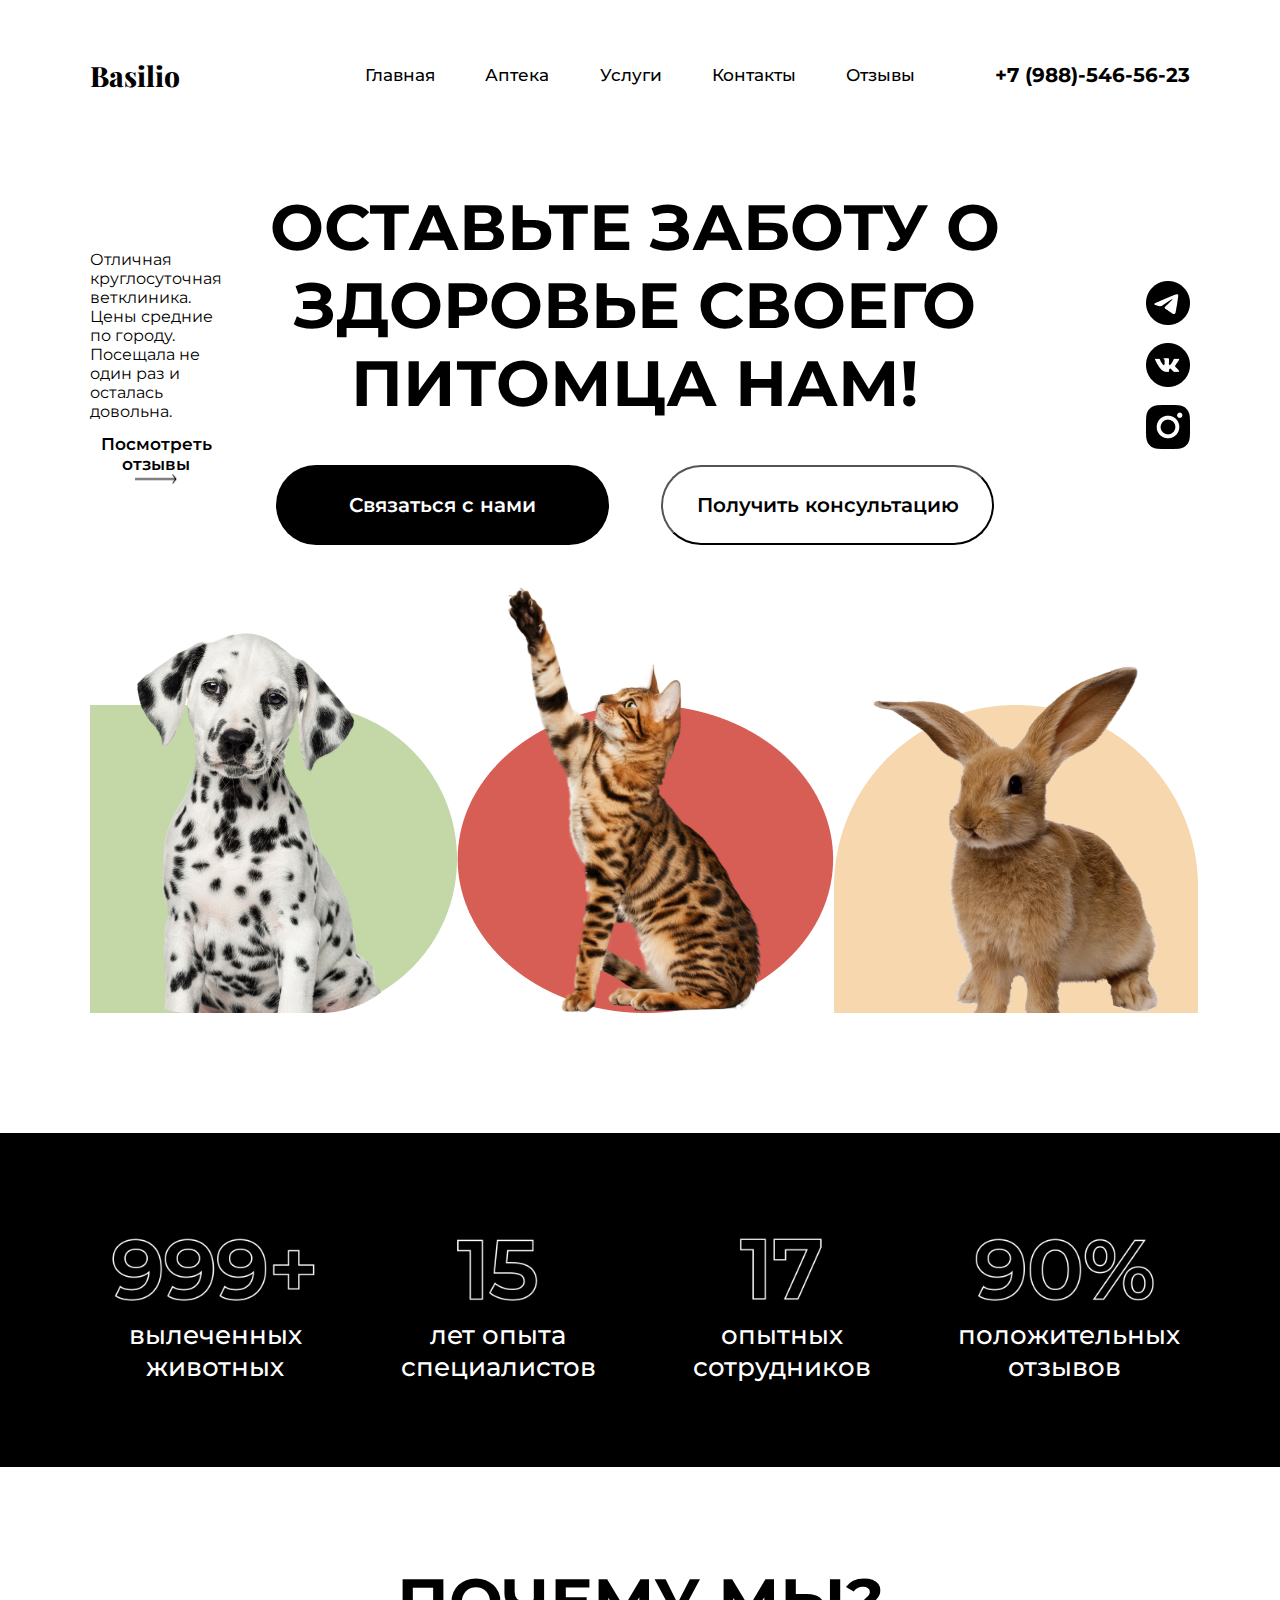
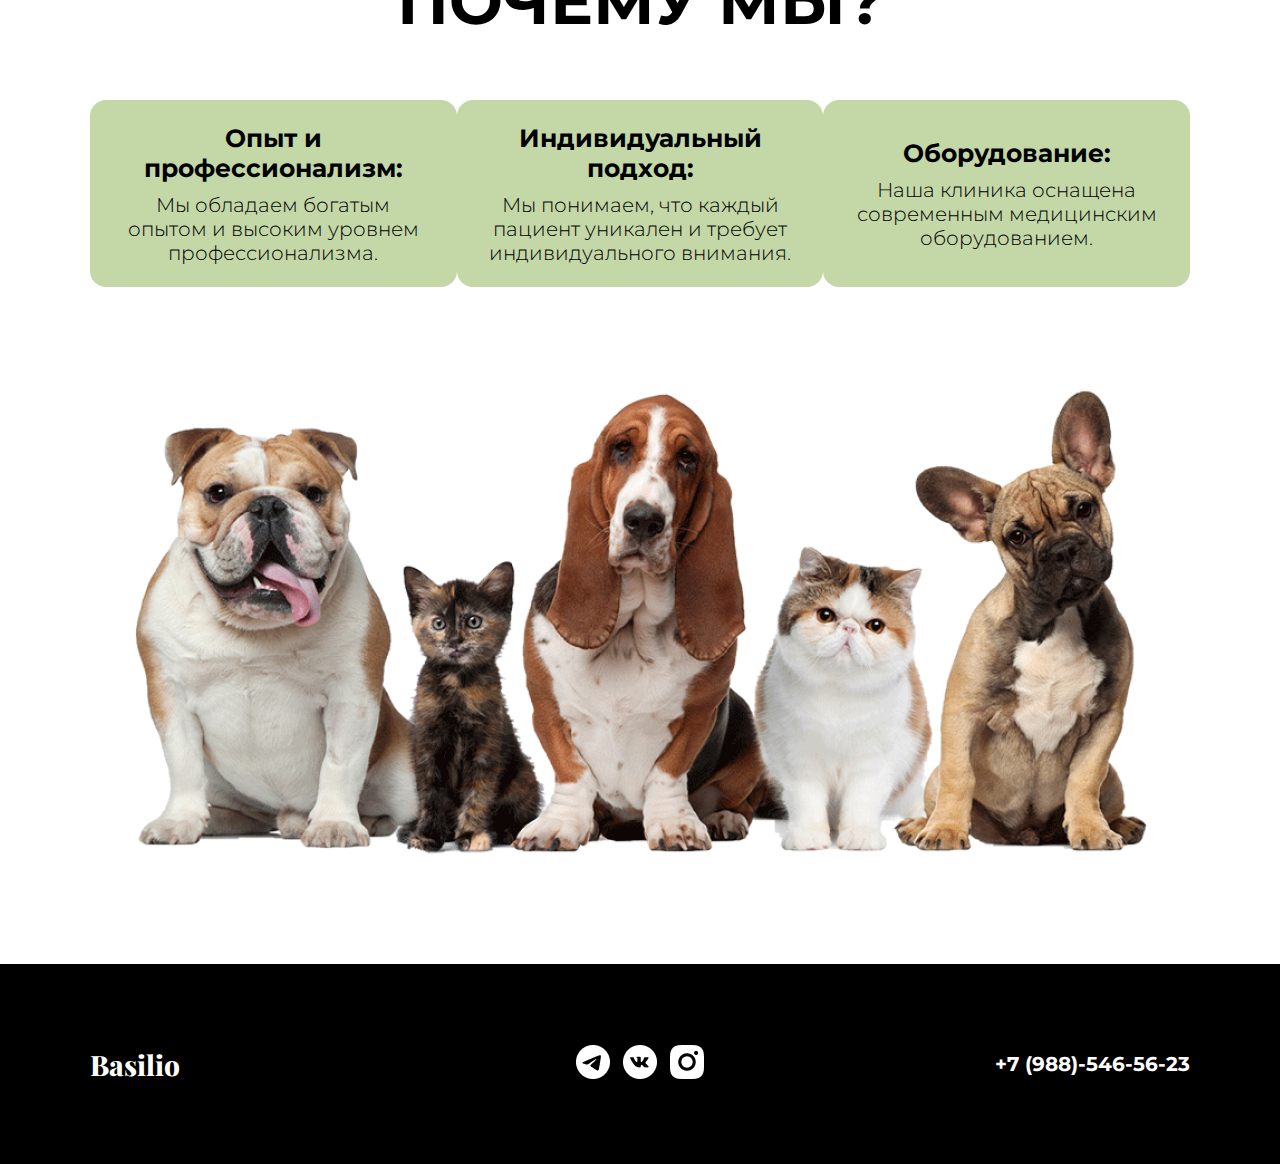
<file: pages/main/main.html>
<html>

<head>
    <meta http-equiv="Content-Type" content="text/html; charset=utf-8">
    <title>Basilio</title>

    <link rel="stylesheet" href="../../fonts/fonts.css">
    <link rel="stylesheet" href="./main.css">
    <link rel="icon" type="image/x-icon" href="../../resourses/favicon.png">
</head>

<body>

    <div class="layout">
        <header class="header">
            <div class="brand">
                <p>
                    Basilio
                </p>
            </div>
            <ul class="menu">
                <li>
                    <a href="./main.html">
                        Главная
                    </a>
                </li>
                <li>
                    <a href="../pharmacy/pharmacy.html">
                        Аптека
                    </a>
                </li>
                <li>
                    <a href="../services/services.html">
                        Услуги
                    </a>
                </li>
                <li>
                    <a href="../contacts/contacts.html">
                        Контакты
                    </a>
                </li>
                <li>
                    <a href="../reviews/reviews.html">
                        Отзывы
                    </a>
                </li>
            </ul>
            <div class="phone">
                <p>
                    +7 (988)-546-56-23
                </p>
            </div>
        </header>

        <div class="content">
            <div class="main-section">

                <div class="first-block">
                    <div class="review">
                        <div class="description">
                            Отличная круглосуточная ветклиника. Цены средние по городу. Посещала не один раз и осталась
                            довольна.
                        </div>
                        <button class="review-btn">
                            <p>
                                Посмотреть отзывы
                            </p>
                            <div class="arrow">
                                <img src="../../resourses/arrow.png" alt="arrow">
                            </div>
                        </button>
                    </div>

                    <div class="offer-container">
                        <div class="title">
                            ОСТАВЬТЕ ЗАБОТУ О ЗДОРОВЬЕ СВОЕГО ПИТОМЦА НАМ!
                        </div>
                        <div class="buttons">
                            <button class="callback-btn">
                                Связаться с нами
                            </button>
                            <button class="get-consult-btn">
                                Получить консультацию
                            </button>
                        </div>
                    </div>

                    <div class="socialmedia">
                        <ul>
                            <li> <img src="../../resourses/tg-black.png" alt="telegram"></li>
                            <li> <img src="../../resourses/vk-black.png" alt="vkontakte"></li>
                            <li> <img src="../../resourses/inst-black.png" alt="instagram"></li>
                        </ul>
                    </div>
                </div>

                <div class="images-block">
                    <ul>
                        <li><img src="../../resourses/dog.png" alt="dog"></li>
                        <li><img src="../../resourses/cat.png" alt="cat"></li>
                        <li><img src="../../resourses/rabbit.png" alt=""></li>
                    </ul>
                </div>
            </div>

            <div class="second-section">
                <div class="small-container">
                    <div class="cured-animals item">
                        <div class="number">
                            <img src="../../resourses/999.png" alt="">
                        </div>
                        <p class="description">
                            вылеченных животных
                        </p>
                    </div>

                    <div class="years-of-experience item">
                        <div class="number">
                            <img src="../../resourses/15.png" alt="">
                        </div>
                        <p class="description">
                            лет опыта специалистов
                        </p>
                    </div>

                    <div class="employees item">
                        <div class="number">
                            <img src="../../resourses/17.png" alt="17">
                        </div>
                        <p class="description">
                            опытных сотрудников
                        </p>
                    </div>

                    <div class="positive-feedback item">
                        <div class="number">
                            <img src="../../resourses/90.png" alt="">
                        </div>
                        <p class="description">
                            положительных отзывов
                        </p>
                    </div>
                </div>

            </div>

            <div class="third-section">
                <div class="title">
                    <p>
                        ПОЧЕМУ МЫ?
                    </p>
                </div>

                <div class="advantages">
                    <div class="experience-and-professionalism item">
                        <div class="subtitle">
                            Опыт и профессионализм:
                        </div>

                        <div class="description ">
                            Мы обладаем богатым опытом и высоким уровнем профессионализма.
                        </div>
                    </div>

                    <div class="individual-approach item">
                        <div class="subtitle">
                            Индивидуальный подход:
                        </div>

                        <div class="description">
                            Мы понимаем, что каждый пациент уникален и требует индивидуального внимания.
                        </div>
                    </div>

                    <div class="equipment item">
                        <div class="subtitle">
                            Оборудование:
                        </div>

                        <div class="description">
                            Наша клиника оснащена современным медицинским оборудованием.
                        </div>
                    </div>
                </div>

                <div class="animals-photo">
                    <img src="../../resourses/animals.png" alt="animals">
                </div>
            </div>
        </div>

        <footer class="footer">
            <div class="brand">
                <p>
                    Basilio
                </p>
            </div>
            <ul class="socialmedia">
                <li><img src="../../resourses/telegram.png" alt="telegram"></li>
                <li><img src="../../resourses/vkontakte.png" alt="vkontakte"></li>
                <li><img src="../../resourses/instagram.png" alt="instagram"></li>
            </ul>

            <div class="phone">
                <p>
                    +7 (988)-546-56-23
                </p>
            </div>
        </footer>
    </div>

</body>

</html>
</file>
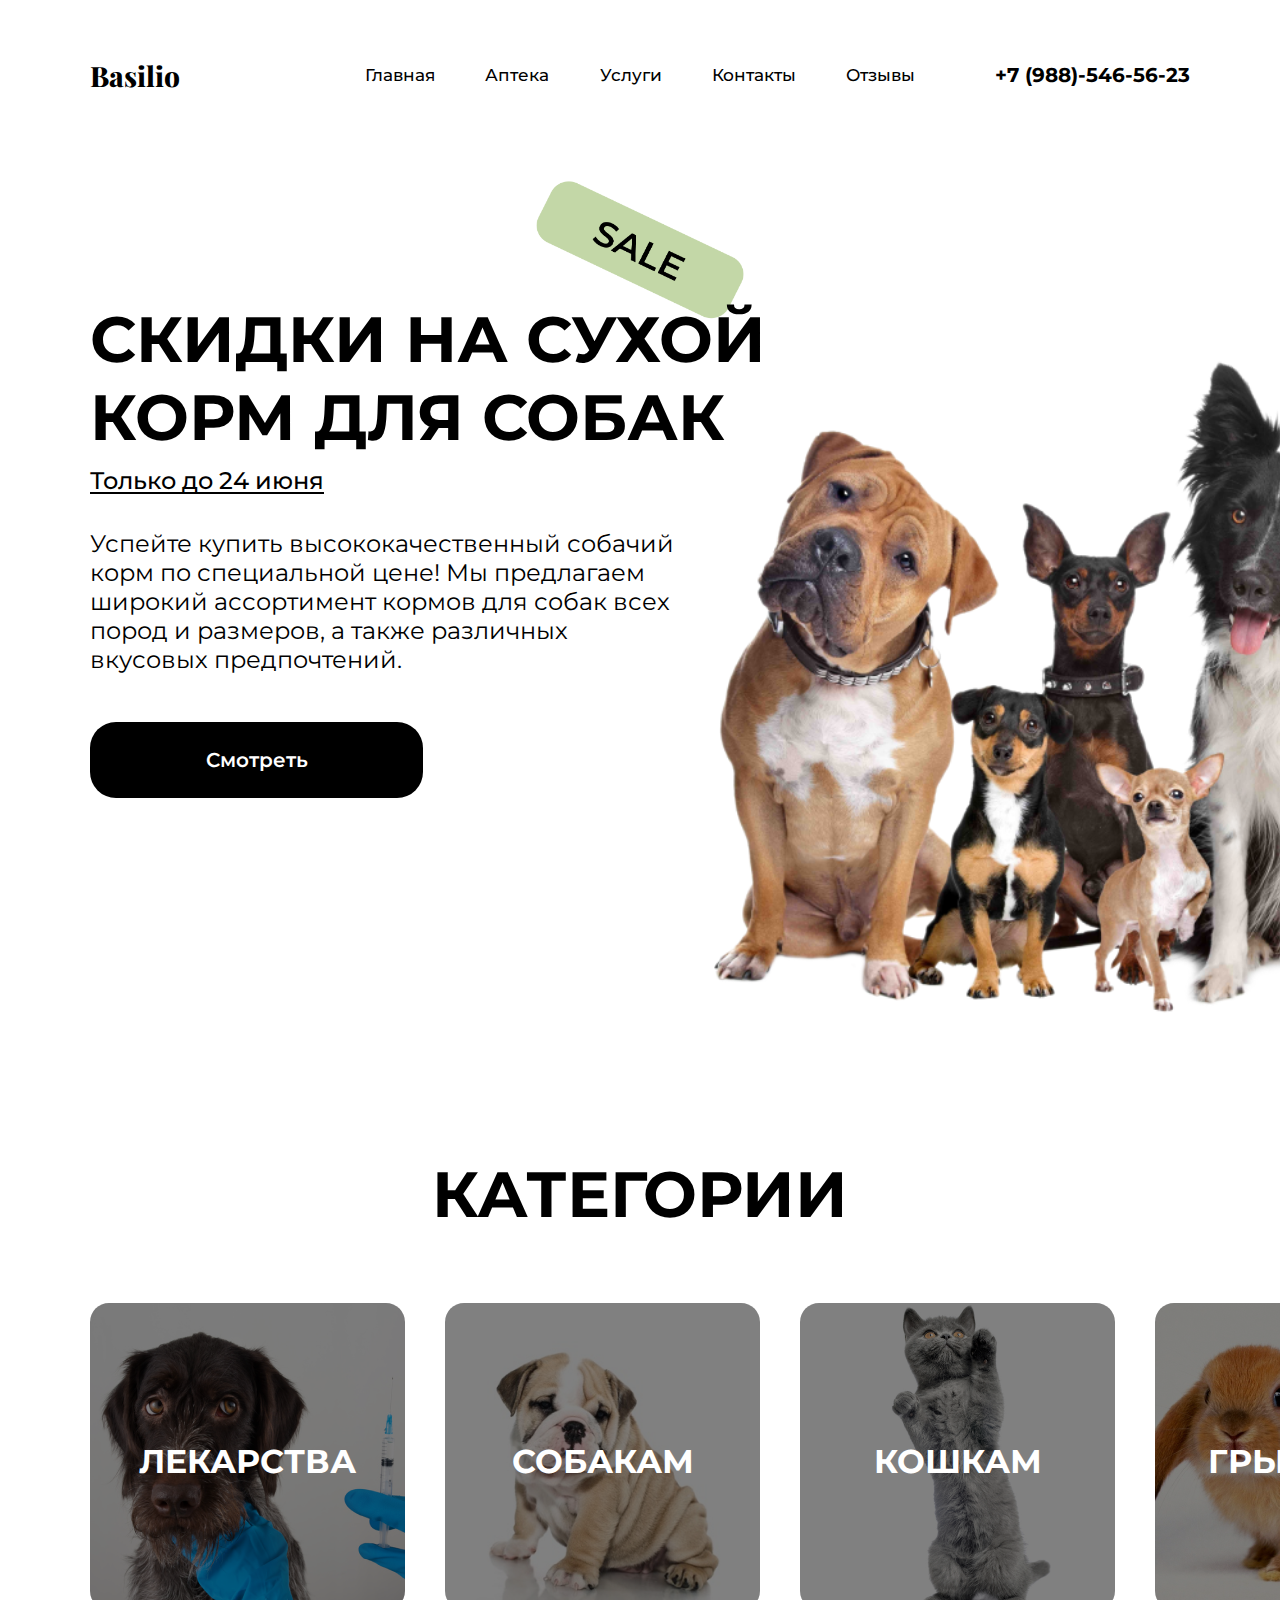
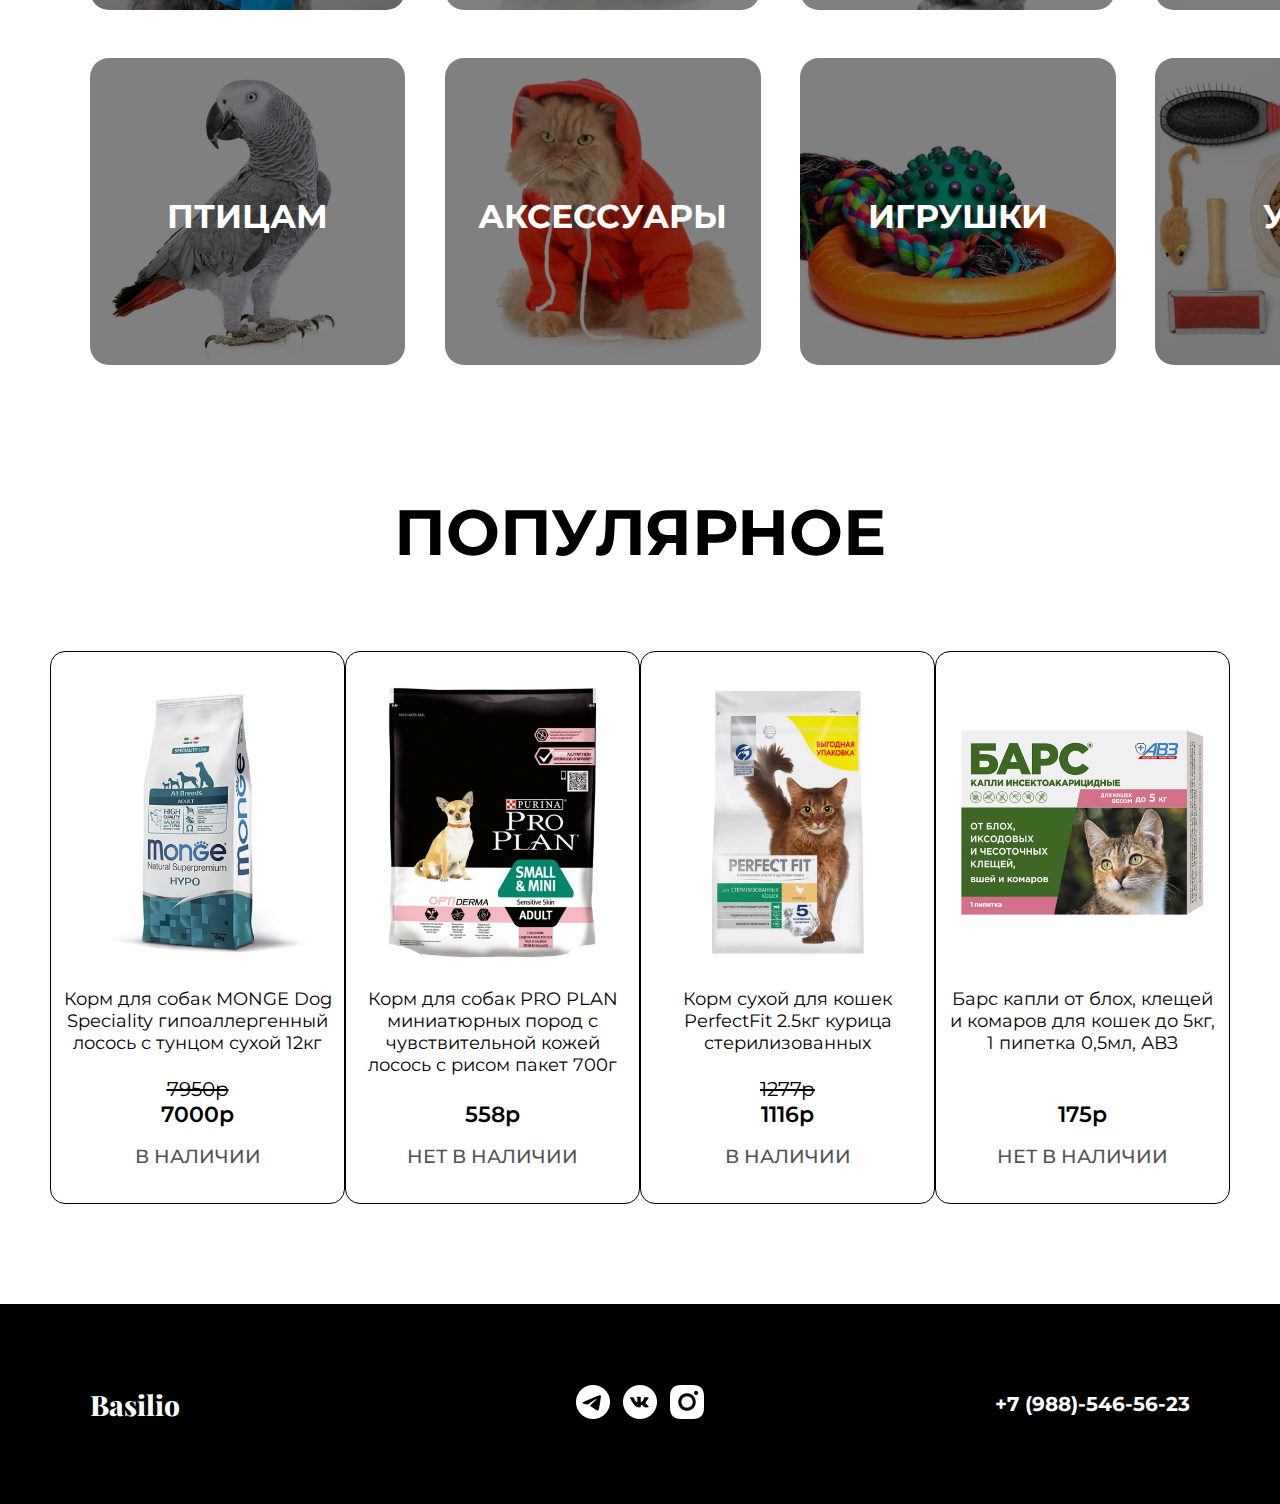
<file: pages/pharmacy/pharmacy.html>
<html>

<head>
    <meta http-equiv="Content-Type" content="text/html; charset=utf-8">
    <title>Basilio</title>

    <link rel="stylesheet" href="../../fonts/fonts.css">
    <link rel="stylesheet" href="./pharmacy.css">
    <link rel="icon" type="image/x-icon" href="../../resourses/favicon.png">
   
</head>

<body>

    <div class="layout">
        <header class="header">
            <div class="brand">
                <p>
                    Basilio
                </p>
            </div>
            <ul class="menu">
                <li>
                    <a href="../main/main.html">
                        Главная
                    </a>
                </li>
                <li>
                    <a href="./pharmacy.html">
                        Аптека
                    </a>
                </li>
                <li>
                    <a href="../services/services.html">
                        Услуги
                    </a>
                </li>
                <li>
                    <a href="../contacts/contacts.html">
                        Контакты
                    </a>
                </li>
                <li>
                    <a href="../reviews/reviews.html">
                        Отзывы
                    </a>
                </li>
            </ul>
            <div class="phone">
                <p>
                    +7 (988)-546-56-23
                </p>
            </div>
        </header>

        <div class="content">
            <div class="discounts">
                <div class="sale">
                    <img src="../../resourses/sale.png" alt="sale">
                </div>
                <div class="first-block">
                    <div class="left-side">
                        <div class="title">
                            <p>
                                СКИДКИ НА СУХОЙ КОРМ ДЛЯ СОБАК
                            </p>
                        </div>
                        <div class="discount-period">
                            <p>
                                Только до 24 июня
                            </p>
                        </div>
                        <div class="description">
                            <p>
                                Успейте купить высококачественный собачий корм по специальной цене! Мы предлагаем
                                широкий
                                ассортимент кормов для собак всех пород и размеров, а также различных вкусовых
                                предпочтений.
                            </p>
                        </div>
                        <div class="look-btn">
                            <button>
                                Cмотреть
                            </button>
                        </div>

                    </div>

                    <div class="right-side">
                        <img src="../../resourses/dogs-sale.png" alt="dogs">
                    </div>
                </div>
            </div>

            <div class="second-section">
                <div class="title">
                    <p>
                        КАТЕГОРИИ
                    </p>
                </div>
                <div class="product-categories">
                    <div class="medicines">
                        <img src="../../resourses/medicines-categories.png" alt="medicines">
                        <p>
                            ЛЕКАРСТВА
                        </p>
                    </div>
                    <div class="dogs">
                        <img src="../../resourses/dogs-categories.png" alt="dogs">
                        <p>
                            СОБАКАМ
                        </p>
                    </div>
                    <div class="cats">
                        <img src="../../resourses/cat-categories.png" alt="cats">
                        <p>
                            КОШКАМ
                        </p>
                    </div>
                    <div class="rodents">
                        <img src="../../resourses/rabbit-categories.png" alt="rodents">
                        <p>
                            ГРЫЗУНАМ
                        </p>
                    </div>
                    <div class="birds">
                        <img src="../../resourses/bird-categories.png" alt="birds">
                        <p>
                            ПТИЦАМ
                        </p>
                    </div>
                    <div class="accessories">
                        <img src="../../resourses/accessories-categories.png" alt="accessories">
                        <p>
                            АКСЕССУАРЫ
                        </p>
                    </div>
                    <div class="toys">
                        <img src="../../resourses/toys-categories.png" alt="toys">
                        <p>
                            ИГРУШКИ
                        </p>
                    </div>
                    <div class="care">
                        <img src="../../resourses/care-categories.png" alt="care">
                        <p>
                            УХОД
                        </p>
                    </div>


                </div>
            </div>

            <div class="third-section">
                <div class="title">
                    <p>
                        ПОПУЛЯРНОЕ
                    </p>
                </div>
                <div class="popular-goods">

                    <div class="card-product monge">
                        <div class="product-photo">
                            <img src="../../resourses/product1.png" alt="product">
                        </div>
                        <div class="title">
                            <p>
                                Корм для собак MONGE Dog Speciality гипоаллергенный лосось с тунцом сухой 12кг
                            </p>
                        </div>
                        <div class="price">
                            <div class="old-price">
                                <p>
                                    7950р
                                </p>
                            </div>
                            <div class="actual-price">
                                <p>
                                    7000р
                                </p>
                            </div>
                        </div>

                        <div class="availability">
                            <p>
                                В НАЛИЧИИ
                            </p>
                        </div>
                    </div>

                    <div class="card-product pro-plan">
                        <div class="product-photo">
                            <img src="../../resourses/product2.png" alt="product">
                        </div>
                        <div class="title">
                            <p>
                                Корм для собак PRO PLAN миниатюрных пород с чувствительной кожей лосось c рисом пакет
                                700г
                            </p>
                        </div>
                        <div class="price">
                            <div class="old-price">

                            </div>
                            <div class="actual-price">
                                <p>
                                    558р
                                </p>
                            </div>
                        </div>

                        <div class="availability">
                            <p>
                                НЕТ В НАЛИЧИИ
                            </p>
                        </div>
                    </div>

                    <div class="card-product perfectfit">
                        <div class="product-photo">
                            <img src="../../resourses/product3.png" alt="product">
                        </div>
                        <div class="title">
                            <p>
                                Корм сухой для кошек PerfectFit 2.5кг курица стерилизованных
                            </p>
                        </div>
                        <div class="price">
                            <div class="old-price">
                                <p>
                                    1277р
                                </p>
                            </div>
                            <div class="actual-price">
                                <p>
                                    1116р
                                </p>
                            </div>
                        </div>

                        <div class="availability">
                            <p>
                                В НАЛИЧИИ
                            </p>
                        </div>
                    </div>

                    <div class="card-product bars">
                        <div class="product-photo">
                            <img src="../../resourses/product4.png" alt="product">
                        </div>
                        <div class="title">
                            <p>
                                Барс капли от блох, клещей и комаров для кошек до 5кг, 1 пипетка 0,5мл, АВЗ
                            </p>
                        </div>
                        <div class="price">
                            <div class="old-price">

                            </div>
                            <div class="actual-price">
                                <p>
                                    175р
                                </p>
                            </div>
                        </div>

                        <div class="availability">
                            <p>
                                НЕТ В НАЛИЧИИ
                            </p>
                        </div>
                    </div>

                </div>
            </div>
        </div>



        <footer class="footer">
            <div class="brand">
                <p>
                    Basilio
                </p>
            </div>
            <ul class="socialmedia">
                <li><img src="../../resourses/telegram.png" alt="telegram"></li>
                <li><img src="../../resourses/vkontakte.png" alt="vkontakte"></li>
                <li><img src="../../resourses/instagram.png" alt="instagram"></li>
            </ul>
            <div class="phone">
                <p>
                    +7 (988)-546-56-23
                </p>
            </div>
        </footer>

        <div class="popup-inner">
            <div class="popup">
                <div class="symbol-close">
                    <img src="../../resourses/symbol_close.png" alt="close">
                </div>
                <div class="description">
                    <p>
                        Обратите внимание, что этот товар нельзя заказать, а можно только просмотреть его наличие в
                        нашем магазине.
                    </p>
                </div>
            </div>
        </div>

        <script src="../../lib/jquery-3_7_0_min.js"></script>
       <script src="./scripts/popup.js"></script>
</body>

</html>
</file>
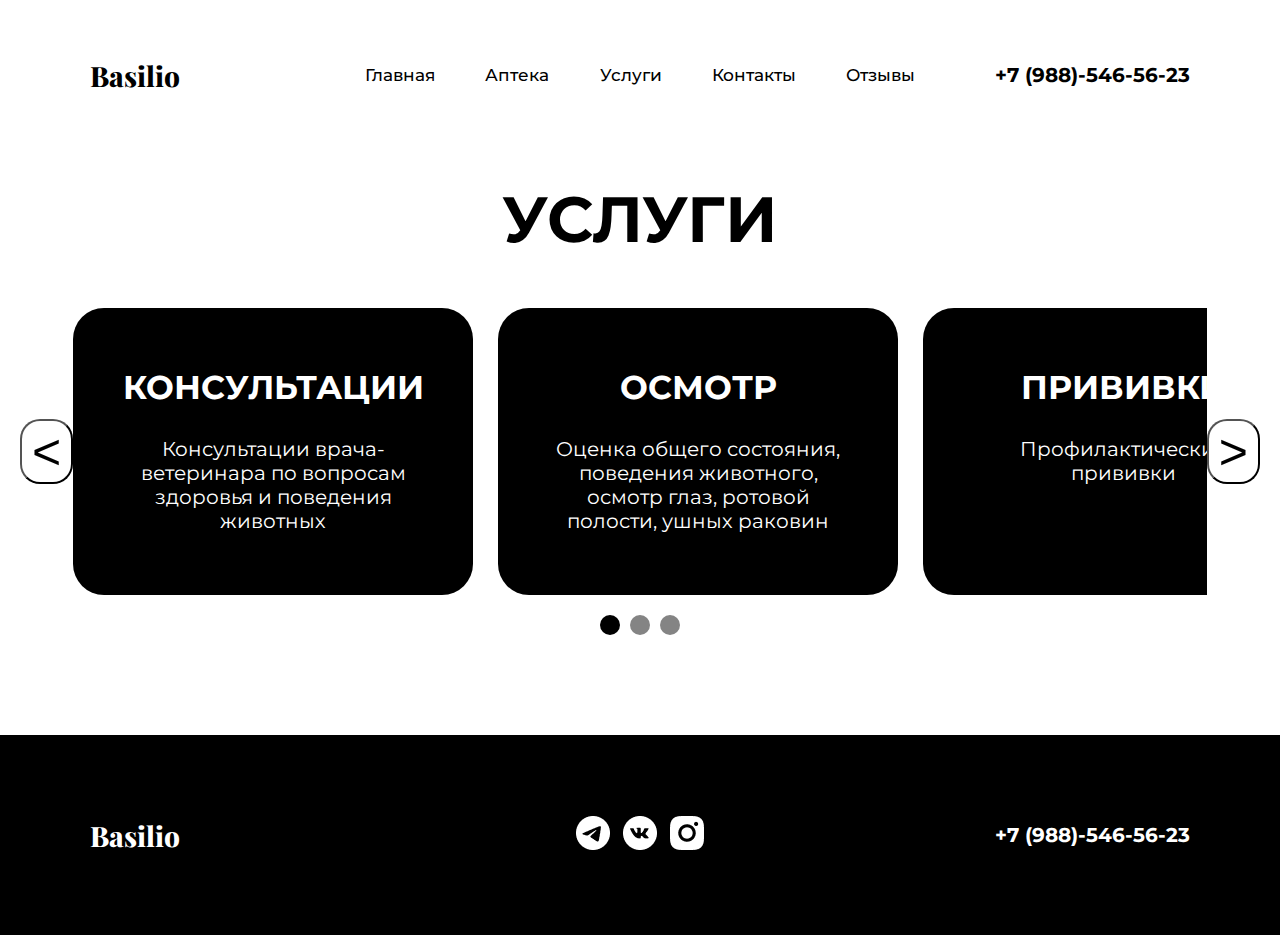
<file: pages/services/services.html>
<html>

<head>
    <meta http-equiv="Content-Type" content="text/html; charset=utf-8">
    <title>Basilio</title>

    <link rel="stylesheet" href="../../fonts/fonts.css">
    <link rel="stylesheet" href="./services.css">
    <link rel="icon" type="image/x-icon" href="../../resourses/favicon.png">

</head>

<body>
    <div class="layout">
        <header class="header">
            <div class="brand">
                <p>
                    Basilio
                </p>
            </div>
            <ul class="menu">
                <li>
                    <a href="../main/main.html">
                        Главная
                    </a>
                </li>
                <li>
                    <a href="../pharmacy/pharmacy.html">
                        Аптека
                    </a>
                </li>
                <li>
                    <a href="./services.html">
                        Услуги
                    </a>
                </li>
                <li>
                    <a href="../contacts/contacts.html">
                        Контакты
                    </a>
                </li>
                <li>
                    <a href="../reviews/reviews.html">
                        Отзывы
                    </a>
                </li>
            </ul>
            <div class="phone">
                <p>
                    +7 (988)-546-56-23
                </p>
            </div>
        </header>

        <div class="content">
            <div class="services-section">
                <div class="main-title">
                    <p>
                        УСЛУГИ
                    </p>
                </div>

                <div class="service-carousel">
                    <button class="prev-btn">
                        &#60;
                    </button>

                    <div class="slider-elements">
                        <div class="slider-line">
                            <div class="consultation slider">
                                <div class="title">
                                    <p>
                                        КОНСУЛЬТАЦИИ
                                    </p>
                                </div>
                                <div class="description">
                                    <p>
                                        Консультации врача-ветеринара по вопросам здоровья и поведения животных
                                    </p>
                                </div>
                            </div>

                            <div class="inspection slider">
                                <div class="title">
                                    <p>
                                        ОСМОТР
                                    </p>
                                </div>
                                <div class="description">
                                    <p>
                                        Оценка общего состояния, поведения животного, осмотр глаз, ротовой
                                        полости, ушных раковин
                                    </p>
                                </div>
                            </div>

                            <div class="vaccinations slider">
                                <div class="title">
                                    <p>
                                        ПРИВИВКИ
                                    </p>
                                </div>
                                <div class="description">
                                    <p>
                                        Профилактические прививки
                                    </p>
                                </div>
                            </div>

                            <div class="treatment slider">
                                <div class="title">
                                    <p>
                                        ЛЕЧЕНИЕ
                                    </p>
                                </div>
                                <div class="description">
                                    <p>
                                        Лечение заболеваний и травм животных, включая операции и реабилитацию
                                        после них
                                    </p>
                                </div>
                            </div>

                            <div class="pharmacy slider">
                                <div class="title">
                                    <p>
                                        АПТЕКА
                                    </p>
                                </div>
                                <div class="description">
                                    <p>
                                        Аптека в одном здании, наличие товаров можно посмотреть на сайте
                                    </p>
                                </div>
                            </div>

                            <div class="research slider">
                                <div class="title">
                                    <p>
                                        ИССЛЕДОВАНИЯ
                                    </p>
                                </div>
                                <div class="description">
                                    <p>
                                        Лабораторные исследования, включая анализы крови, мочи и других
                                        биологических материалов
                                    </p>
                                </div>
                            </div>

                            <div class="diagnostics slider">
                                <div class="title">
                                    <p>
                                        ДИАГНОСТИКА
                                    </p>
                                </div>
                                <div class="description">
                                    <p>
                                        Ультразвуковая диагностика, рентгенография и другие типы образовательной
                                        диагностики
                                    </p>
                                </div>
                            </div>

                            <div class="dentistry slider">
                                <div class="title">
                                    <p>
                                        СТОМАТОЛОГИЯ
                                    </p>
                                </div>
                                <div class="description">
                                    <p>
                                        Стоматологические услуги, включая чистку зубов, удаление зубов и лечение
                                        зубов
                                    </p>
                                </div>
                            </div>

                            <div class="grooming slider">
                                <div class="title">
                                    <p>
                                        ГРУМИНГ
                                    </p>
                                </div>
                                <div class="description">
                                    <p>
                                        Услуги по уходу за шерстью и кожей животных, включая стрижку, купание и
                                        уход за когтями
                                    </p>
                                </div>
                            </div>

                        </div>
                    </div>

                    <button class="next-btn">
                        &#62;
                    </button>


                </div>

                <div class="dots">
                    <div class="dot active"></div>
                    <div class="dot"></div>
                    <div class="dot"></div>
                </div>

            </div>

            <!-- <div class="cost-calculator">
                <div class="title">
                    <p>
                        КАЛЬКУЛЯТОР СМОИМОСТИ УСЛУГ
                    </p>
                </div>
                <div class="content-calculator">
                    <div class="choice-of-services calculator">
                        <p>
                            Выберите одну или несколько услуг:
                        </p>
                        <div class="select-services-type">
                            <select name="select-choice-of-services" id="">
                                <form>
                                    <option value="consultation-type select">Консультация</option>
                                    <option value="inspection-type select">Осмотр</option>
                                    <option value="blood-analysis-type select">Анализ крови</option>
                                    <option value="analysis-urine-type select">Анализ мочи</option>
                                    <option value="diagnostics-type select">Ультразвуковая диагностика</option>
                                    <option value="x-ray-type select">Рентген</option>
                                    <option value="teeth-cleaning-type select">Чистка зубов</option>
                                    <option value="removal-tooth-type select">Удаление зуба</option>
                                    <option value="grooming-type select">Груминг</option>
                                </form>
                               
                            </select>
                            <div class="arrow-select">
                                ▼
                            </div>
                        </div>

                    </div>
                    <div class="quantity calculator">
                        <div class="title">
                            <p>
                                Введите вес животного:
                            </p>
                        </div>
                        <input>
                    </div>
                </div>
                <div class="calculate-btn">
                    <button>
                        Рассчитать
                    </button>
                </div>
              
            </div> -->
        </div>

        <footer class="footer">
            <div class="brand">
                <p>
                    Basilio
                </p>
            </div>
            <ul class="socialmedia">
                <li><img src="../../resourses/telegram.png" alt="telegram"></li>
                <li><img src="../../resourses/vkontakte.png" alt="vkontakte"></li>
                <li><img src="../../resourses/instagram.png" alt="instagram"></li>
            </ul>
            <div class="phone">
                <p>
                    +7 (988)-546-56-23
                </p>
            </div>
        </footer>

        <script src="./scripts/services.js"></script>
</body>

</html>
</file>
<file: fonts/fonts.css>
@import url('https://fonts.googleapis.com/css2?family=Montserrat:wght@300;400;500;600;700&family=Playfair+Display:wght@800&display=swap');
</file>
<file: pages/main/main.css>
* {
    box-sizing: border-box;
    margin: 0;
    padding: 0;
}

.layout {
    height: 100%;
    width: 100%;
    align-items: stretch;
}

.layout>.header {
    height: 150px;
    display: flex;
    justify-content: space-between;
    align-items: center;
    padding: 0 90px;
}

.layout>.header>.brand {
    width: 20%;
}

.layout>.header>.brand>p {
    font-family: 'Playfair Display';
    font-weight: 800;
    font-size: 28px;
}

.layout>.header>.menu {
    font-family: 'Montserrat';
    font-weight: 500;
    font-size: 17px;
    text-align: center;
    display: flex;
    list-style-type: none;
    width: 50%;
    justify-content: space-between;
}


.layout>.header>.phone {
    font-family: 'Montserrat';
    font-weight: 700;
    font-size: 20px;
    width: 20%;
    text-align: right;
}

.layout>.footer {
    height: 200px;
    background: black;
    display: flex;
    justify-content: space-between;
    align-items: center;
}

.layout>.footer>.brand {
    padding-left: 90px;
    width: 24%;
}


.layout>.footer>.brand>p {
    font-family: 'Playfair Display';
    font-weight: 800;
    font-size: 28px;
    color: white;
}

.layout>.footer>.socialmedia {
    text-align: center;
    display: flex;
    list-style-type: none;
    width: 10%;
    justify-content: space-between;
}

.layout>.footer>.phone {
    font-family: 'Montserrat';
    font-weight: 700;
    font-size: 20px;
    width: 24%;
    text-align: right;
    color: white;
    padding-right: 90px;
}

.layout>.content {
    width: 100%;
}

.layout>.content>.main-section {
    padding: 0 90px;
}

.layout>.content>.main-section>.first-block {
    padding: 38px 0;
    display: flex;
    justify-content: space-between;
    align-items: center;
}

.layout>.content>.main-section>.first-block>.offer-container {
    margin: 0 auto;
}

.layout>.content>.main-section>.first-block>.offer-container>.title {
    font-family: 'Montserrat';
    font-weight: 700;
    font-size: 64px;
    text-align: center;
    width: 824px;
}

.layout>.content>.main-section>.first-block>.offer-container>.buttons {
    display: flex;
    justify-content: space-evenly;
    padding: 43px 0 0 0;
}

.layout>.content>.main-section>.first-block>.offer-container>.buttons>button {
    padding: 26px 0;
    text-align: center;
    font-family: 'Montserrat';
    font-weight: 600;
    width: 333px;
    font-size: 20px;
    border-radius: 60px;
    cursor: pointer;
    transition: all 0.5s ease;

}

.layout>.content>.main-section>.first-block>.offer-container>.buttons>button:hover {
    transition: all 0.5s ease;
}

.layout>.content>.main-section>.first-block>.offer-container>.buttons>.callback-btn {
    background: black;
    color: white;
    border: none;
}

.layout>.content>.main-section>.first-block>.offer-container>.buttons>.get-consult-btn {
    background: white;
    border-color: black;
}

.layout>.content>.main-section>.first-block>.offer-container>.buttons>.callback-btn:hover {
    background: rgb(46, 46, 46);
}

.layout>.content>.main-section>.first-block>.offer-container>.buttons>.get-consult-btn:hover {
    background: rgb(222, 222, 222);
}

.layout>.content>.main-section>.first-block>.review {
    width: 260px;
}

.layout>.content>.main-section>.first-block>.review>.description {
    font-family: 'Montserrat';
    font-weight: 400;
    font-size: 16px;
}

.layout>.content>.main-section>.first-block>.review>.review-btn {
    border: none;
    background: white;
    padding-top: 13px;
    cursor: pointer;
}

.layout>.content>.main-section>.first-block>.review>.review-btn>p {
    font-family: 'Montserrat';
    font-weight: 600;
    font-size: 17px;
    display: inline-block;
}

.layout>.content>.main-section>.first-block>.review>.review-btn>.arrow {
    display: inline-block;
    align-items: center;
}

.layout>.content>.main-section>.first-block>.review>.review-btn>.arrow>img {
    width: 42px;
    height: 10px;
}

.layout>.content>.main-section>.first-block>.socialmedia {
    width: 280px;
    height: 300px;
}

.layout>.content>.main-section>.first-block>.socialmedia>ul {
    height: 100%;
    list-style-type: none;
    display: flex;
    flex-direction: column;
    align-items: end;
    justify-content: space-evenly;
    padding: 50px 0;
}

.layout>.content>.main-section>.images-block {
    height: 550px;
    padding-bottom: 150px;
}

.layout>.content>.main-section>.images-block>ul {
    height: 100%;
    list-style-type: none;
    display: flex;
    align-items: center;
    justify-content: space-evenly;
    padding: o 150px;
}

.layout>.content>.second-section {
    background: rgb(0, 0, 0);
    height: 334px;
}

.layout>.content>.second-section>.small-container {
    padding: 86px 90px;
    align-items: center;
    display: flex;
    justify-content: space-between;
}

.layout>.content>.second-section>.small-container .number img {
    width: 250px;
    height: 100px;
}



.layout>.content>.second-section>.small-container .description {
    color: white;
    font-family: 'Montserrat';
    font-size: 26px;
    font-weight: 500;
    width: 214px;
    text-align: center
}

.layout>.content>.second-section>.small-container .item {
    display: flex;
    flex-direction: column;
    align-items: center;
}

.layout>.content>.third-section {
    padding: 95px 90px;
}

.layout>.content>.third-section>.title {
    display: flex;
    justify-content: center;
    padding-bottom: 60px;
}

.layout>.content>.third-section>.title>p {
    font-family: 'Montserrat';
    font-weight: 700;
    font-size: 64px;
}

.layout>.content>.third-section>.advantages {
    display: flex;
    justify-content: space-between;
    width: 100%;
}

.layout>.content>.third-section>.advantages .subtitle {
    font-family: 'Montserrat';
    font-weight: 700;
    font-size: 25px;
}

.layout>.content>.third-section>.advantages .description {
    font-family: 'Montserrat';
    font-weight: 300;
    font-size: 20px;
    width: 100%;
    padding-top: 10px;
}

.layout>.content>.third-section>.advantages .item {
    width: 417px;
    height: 187px;
    background: rgba(195, 215, 167, 1);
    display: flex;
    flex-direction: column;
    justify-content: center;
    text-align: center;
    padding: 38px 26px;
    border-radius: 16px;
}

.layout>.content>.third-section>.animals-photo {
    display: flex;
    justify-content: center;
    padding-top: 70px;
}

.layout>.header>.menu a {
    color: black;
    text-decoration: none;
}
</file>
<file: pages/pharmacy/pharmacy.css>
* {
    box-sizing: border-box;
    margin: 0;
    padding: 0;
}

.layout {
    height: 100%;
    width: 100%;
    align-items: stretch;
}

.layout>.header {
    height: 150px;
    display: flex;
    justify-content: space-between;
    align-items: center;
    padding: 0 90px;
}

.layout>.header>.brand {
    width: 20%;
}

.layout>.header>.brand>p {
    font-family: 'Playfair Display';
    font-weight: 800;
    font-size: 28px;
}

.layout>.header>.menu {
    font-family: 'Montserrat';
    font-weight: 500;
    font-size: 17px;
    text-align: center;
    display: flex;
    list-style-type: none;
    width: 50%;
    justify-content: space-between;
}


.layout>.header>.phone {
    font-family: 'Montserrat';
    font-weight: 700;
    font-size: 20px;
    width: 20%;
    text-align: right;
}

.layout>.footer {
    height: 200px;
    background: black;
    display: flex;
    justify-content: space-between;
    align-items: center;
}

.layout>.footer>.brand {
    padding-left: 90px;
    width: 24%;
}


.layout>.footer>.brand>p {
    font-family: 'Playfair Display';
    font-weight: 800;
    font-size: 28px;
    color: white;
}

.layout>.footer>.socialmedia {
    text-align: center;
    display: flex;
    list-style-type: none;
    width: 10%;
    justify-content: space-between;
}

.layout>.footer>.phone {
    font-family: 'Montserrat';
    font-weight: 700;
    font-size: 20px;
    width: 24%;
    text-align: right;
    color: white;
    padding-right: 90px;
}

.layout>.header>.menu a {
    color: black;
    text-decoration: none;
}

.layout>.content>.discounts>.sale {
    position: relative;
    display: flex;
    justify-content: center;
    top: 25px;
}

.layout>.content>.discounts>.sale img {
    width: 220px;
    height: 150px;
}

.layout>.content>.discounts>.first-block {
    padding: 0 90px;
    display: flex;
    justify-content: space-between;
    padding-bottom: 170px;
}

.layout>.content>.discounts>.first-block>.left-side {
    position: relative;

}

.layout>.content>.discounts>.first-block>.left-side>.title {
    position: relative;
    width: 824px;
}

.layout>.content>.discounts>.first-block>.left-side>.title>p {
    font-family: 'Montserrat';
    font-weight: 700;
    font-size: 64px;
}


.layout>.content>.discounts>.first-block>.left-side>.discount-period {
    padding: 10px 0 34px;
}

.layout>.content>.discounts>.first-block>.left-side>.discount-period>p {
    font-family: 'Montserrat';
    font-weight: 500;
    font-size: 24px;
    text-decoration-line: underline;
    text-underline-offset: 3px;
}

.layout>.content>.discounts>.first-block>.left-side>.description {
    width: 600px;
}

.layout>.content>.discounts>.first-block>.left-side>.description>p {
    font-family: 'Montserrat';
    font-weight: 400;
    font-size: 24px;
}

.layout>.content>.discounts>.first-block>.left-side>.look-btn {
    padding-top: 48px;
}

.layout>.content>.discounts>.first-block>.left-side>.look-btn button {
    border: none;
    background: black;
    cursor: pointer;
    width: 333px;
    padding: 26px 0;
    border-radius: 26px;
    color: white;
    font-family: 'Montserrat';
    font-weight: 600;
    font-size: 20px;
    text-align: center;
    transition: all 0.5s ease;
}

.layout>.content>.discounts>.first-block>.left-side>.look-btn button:hover {
    background: rgb(46, 46, 46);
}

.layout>.content>.discounts>.first-block>.right-side {
    position: relative;
    top: 50px;
    right: 200px;
}

.layout>.content>.discounts>.first-block>.right-side>img {
    width: 778px;
    height: 665px;
}

.layout>.content>.second-section {
    padding: 0 90px;
}

.layout>.content>.second-section>.title {
    display: flex;
    justify-content: center;
    padding: 20px 0 70px;
}

.layout>.content>.second-section>.title>p {
    font-family: 'Montserrat';
    font-weight: 700;
    font-size: 64px;
}

.layout>.content>.second-section>.product-categories {
    display: grid;
    grid-template-columns: repeat(4, 315px);
    grid-auto-rows: 315px;
    justify-content: space-evenly;
    gap: 40px;
    padding-bottom: 100px;
}

.layout>.content>.second-section>.product-categories div {
    position: relative;
    text-align: center;

}

.layout>.content>.second-section>.product-categories div p {
    font-family: 'Montserrat';
    font-weight: 700;
    font-size: 33px;
    position: absolute;
    top: 50%;
    left: 50%;
    transform: translate(-50%, -50%);
    color: white;
}

.layout>.content>.second-section>.product-categories img {
    filter: brightness(50%);
    border-radius: 19px;
}

.layout>.content>.third-section {
    padding: 20px 50px 100px;
}

.layout>.content>.third-section>.title {
    display: flex;
    justify-content: center;
}

.layout>.content>.third-section>.title>p {
    font-family: 'Montserrat';
    font-weight: 700;
    font-size: 64px;
}

.layout>.content>.third-section>.popular-goods {
    display: flex;
    justify-content: space-between;
    padding-top: 80px;
}

.layout>.content>.third-section>.popular-goods .card-product {
    width: 340px;
    text-align: center;
    border: 1px solid black;
    padding: 35px 10px;
    border-radius: 15px;
    cursor: pointer;
}

.layout>.content>.third-section>.popular-goods img {
    width: 271px;
    height: 271px;
}

.layout>.content>.third-section>.popular-goods .title {
    padding-top: 30px;
    height: 100px;
}

.layout>.content>.third-section>.popular-goods .title p {
    font-family: 'Montserrat';
    font-weight: 400;
    font-size: 18px;
}

.layout>.content>.third-section>.popular-goods .price {
    display: flex;
    flex-direction: column;
    justify-content: center;
    padding-top: 19px;
}

.layout>.content>.third-section>.popular-goods .old-price {
    height: 24px;
}

.layout>.content>.third-section>.popular-goods .old-price p {
    font-family: 'Montserrat';
    font-weight: 400;
    font-size: 20px;
    text-decoration: line-through;
}

.layout>.content>.third-section>.popular-goods .actual-price {
    height: 24px;
}

.layout>.content>.third-section>.popular-goods .actual-price p {
    font-family: 'Montserrat';
    font-weight: 600;
    font-size: 22px;
}

.layout>.content>.third-section>.popular-goods .availability p {
    font-family: 'Montserrat';
    font-weight: 500;
    font-size: 19px;
    color: rgba(82, 82, 82, 1);
    padding-top: 20px;
}

.popup-inner {
    position: fixed;
    z-index: 2;
    top: 0;
    width: 100%;
    height: 100%;
    display: none;
}


.popup-inner>.popup {
    background: rgba(213, 213, 213, 0.91);
    border: 2px solid black;
    border-radius: 26px;
    width: 600px;
    height: 294px;
    position: relative;
    top: 50%;
    left: 50%;
    transform: translate(-50%, -50%);
}

.popup-inner>.popup>.symbol-close {
    position: absolute;
    right: 25px;
    top: 25px;
    width: 35px;
    height: 35px;
    cursor: pointer;
}

.popup-inner>.popup>.symbol-close>img {
    width: 100%;
    height: 100%;
}

.popup-inner>.popup>.description {
    width: 100%;
    height: 100%;
    display: flex;
    justify-content: center;
    align-items: center;
}

.popup-inner>.popup>.description>p {
    font-family: 'Montserrat';
    font-weight: 500;
    font-size: 25px;
    text-align: center;
    width: 452px;
}

.popup-inner.active {
    display: block;
}
</file>
<file: pages/services/services.css>
* {
  box-sizing: border-box;
  margin: 0;
  padding: 0;
}

.layout {
  height: 100%;
  width: 100%;
  align-items: stretch;
}

.layout>.header {
  height: 150px;
  display: flex;
  justify-content: space-between;
  align-items: center;
  padding: 0 90px;
}

.layout>.header>.brand {
  width: 20%;
}

.layout>.header>.brand>p {
  font-family: "Playfair Display";
  font-weight: 800;
  font-size: 28px;
}

.layout>.header>.menu {
  font-family: "Montserrat";
  font-weight: 500;
  font-size: 17px;
  text-align: center;
  display: flex;
  list-style-type: none;
  width: 50%;
  justify-content: space-between;
}

.layout>.header>.phone {
  font-family: "Montserrat";
  font-weight: 700;
  font-size: 20px;
  width: 20%;
  text-align: right;
}

.layout>.footer {
  height: 200px;
  background: black;
  display: flex;
  justify-content: space-between;
  align-items: center;
}

.layout>.footer>.brand {
  padding-left: 90px;
  width: 24%;
}

.layout>.footer>.brand>p {
  font-family: "Playfair Display";
  font-weight: 800;
  font-size: 28px;
  color: white;
}

.layout>.footer>.socialmedia {
  text-align: center;
  display: flex;
  list-style-type: none;
  width: 10%;
  justify-content: space-between;
}

.layout>.footer>.phone {
  font-family: "Montserrat";
  font-weight: 700;
  font-size: 20px;
  width: 24%;
  text-align: right;
  color: white;
  padding-right: 90px;
}

.layout>.header>.menu a {
  color: black;
  text-decoration: none;
}

.layout>.content>.services-section {
  padding: 0 20px;
}

.layout>.content>.services-section>.main-title {
  display: flex;
  justify-content: center;
  padding: 30px;
}

.layout>.content>.services-section>.main-title>p {
  font-family: "Montserrat";
  font-weight: 700;
  font-size: 64px;
}

.layout>.content>.services-section>.service-carousel {
  display: flex;
  justify-content: space-around;
  align-items: center;

}

.layout>.content>.services-section>.service-carousel button {
  border-radius: 20px;
  font-size: 50px;
  padding: 0 10px;
  text-align: center;
  align-items: center;
  background: white;
  cursor: pointer;
  height: 65px;
  transition: all 0.5s ease;
}

.layout>.content>.services-section>.service-carousel>.slider-elements {
  width: 1250px;
  overflow: hidden;
}

.layout>.content>.services-section>.service-carousel .slider-line {
  position: relative;
  display: flex;
  justify-content: space-between;
  padding: 20px 0;
  gap: 25px;
  transition: all 0.5s ease;
}

.layout>.content>.services-section>.service-carousel .slider-line .slider {
  width: 417px;
  height: 287px;
  background: rgb(0, 0, 0);
  text-align: center;
  padding: 59px 0;
  border-radius: 31px;
}

.layout>.content>.services-section>.service-carousel .slider-line .title p {
  font-family: "Montserrat";
  color: white;
  font-weight: 700;
  font-size: 33px;
  width: 400px;
}

.layout>.content>.services-section>.service-carousel .slider-line .description p {
  font-family: "Montserrat";
  color: white;
  font-weight: 400;
  font-size: 20px;
  padding: 30px 50px 0;
}

.layout>.content>.services-section>.service-carousel button:hover {
  transition: all 0.5s ease;
}

.layout>.content>.services-section>.service-carousel button:hover {
  background: rgb(194, 194, 194);
}

.layout>.content>.services-section>.dots {
  display: flex;
  width: 100%;
  justify-content: center;
  gap: 10px;
  padding-bottom: 100px;
}

.layout>.content>.services-section .dot {
  width: 20px;
  height: 20px;
  background: rgb(132, 132, 132);
  border-radius: 50%;
  cursor: pointer;
}

.layout>.content>.services-section .dot:hover {
  background: rgb(150, 150, 150);
}

.layout>.content>.services-section>.dots .active {
  background: black;
}

.layout>.content>.cost-calculator {
  width: 1400px;
  height: 500px;
  background: rgba(195, 215, 167, 1);
  margin: 60px;
  border-radius: 29px;
}

.layout>.content>.cost-calculator>.title {
  padding-top: 60px;
  display: flex;
  justify-content: center;
}

.layout>.content>.cost-calculator>.title>p {
  font-family: 'Montserrat';
  font-weight: 700;
  font-size: 40px;
}

.layout>.content>.cost-calculator>.content-calculator {
  display: flex;
  justify-content: space-between;
  padding: 60px 170px 0;
}

.layout>.content>.cost-calculator>.content-calculator p {
  font-family: 'Montserrat';
  font-weight: 500;
  font-size: 24px;
}

.layout>.content>.cost-calculator>.content-calculator>.choice-of-services>.select-services-type {
  position: relative;
  width: 470px;
  height: 55px;
}

.layout>.content>.cost-calculator>.content-calculator>.choice-of-services>.select-services-type select {
  display: block;
  width: 100%;
  height: 100%;
  font-family: 'Montserrat';
  font-weight: 600;
  font-size: 24px;
  border-radius: 15px;
  background: none;
  outline: 2px solid rgb(0, 0, 0);
  padding: 3px 20px;
  appearance: none;
  margin: 25px 0;
  cursor: pointer;
}

.layout>.content>.cost-calculator>.content-calculator>.choice-of-services>.select-services-type>.arrow-select {
  font-size: 25px;
  position: absolute;
  text-align: right;
  right: 20px;
  bottom: 20%;
}

.layout>.content>.cost-calculator>.content-calculator input {
  border: 0;
  border-bottom: 2px solid black;
  background: rgba(0, 0, 0, 0);
  outline: 0;
  cursor: pointer;
  width: 310px;
  height: 55px;
  font-family: 'Montserrat';
  font-weight: 600;
  font-size: 24px;
  padding: 3px 20px;
  margin: 25px 0;
}

.layout>.content>.cost-calculator>.calculate-btn {
  display: flex;
  justify-content: center;
}

.layout>.content>.cost-calculator>.calculate-btn button {
  font-family: 'Montserrat';
  font-weight: 600;
  font-size: 20px;
  color: white;
  background: black;
  border: none;
  padding: 23px 95px;
  border-radius: 26px;
  margin: 65px 0;
}

.layout>.content>.cost-calculator>.calculate-btn button:hover{
  background: rgb(37, 37, 37);
}
</file>
